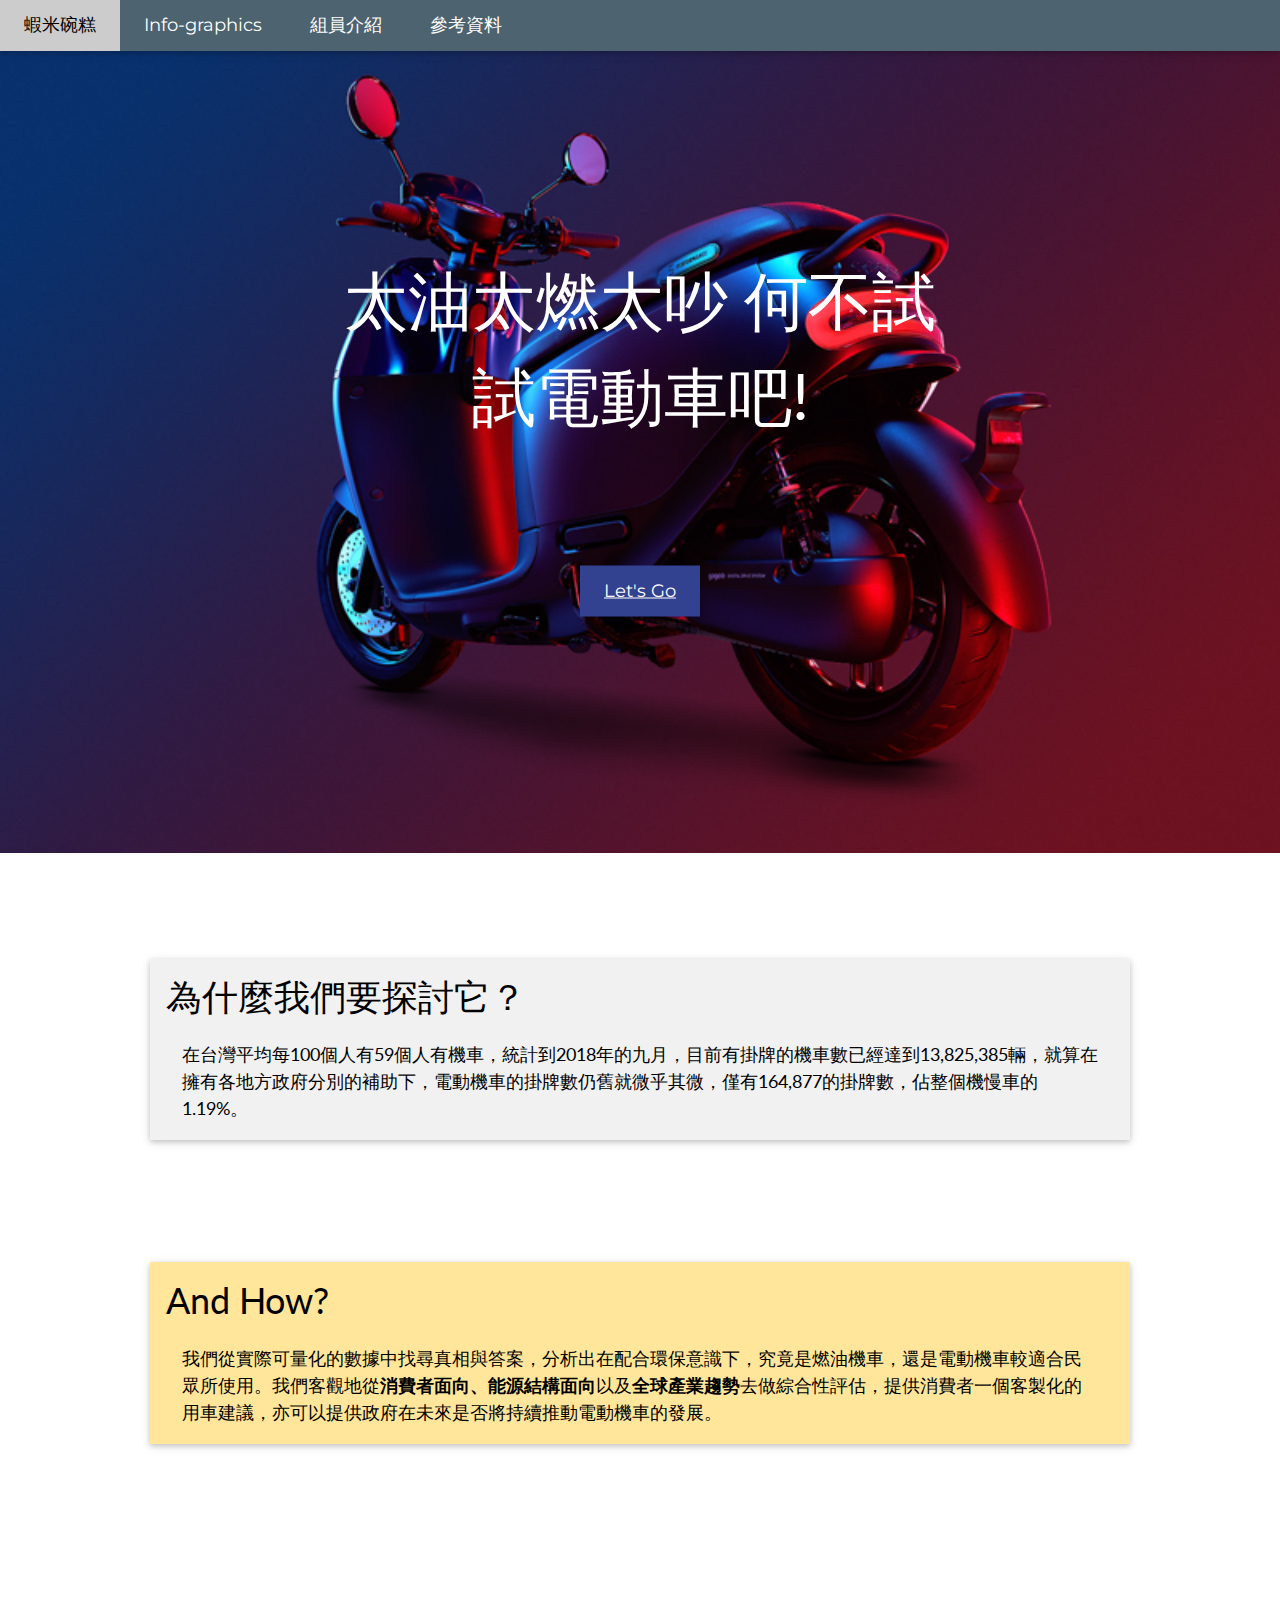
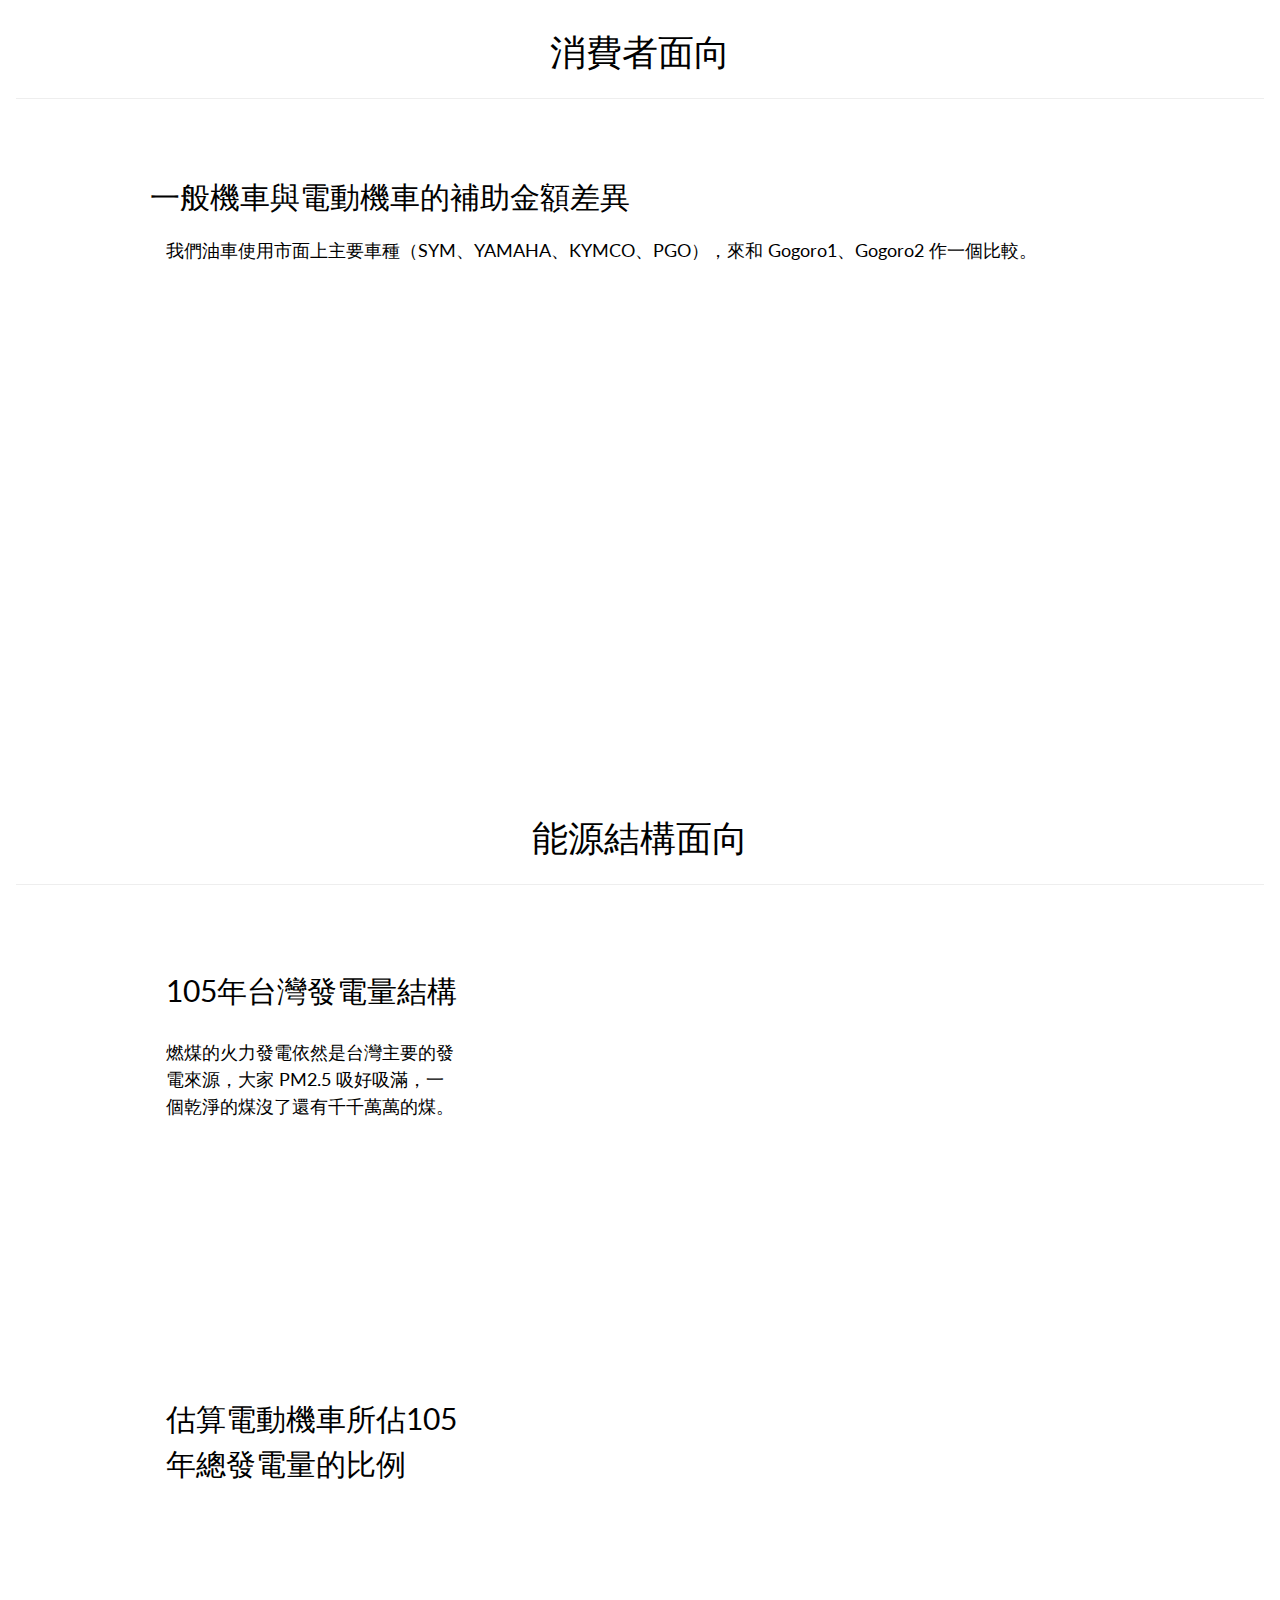
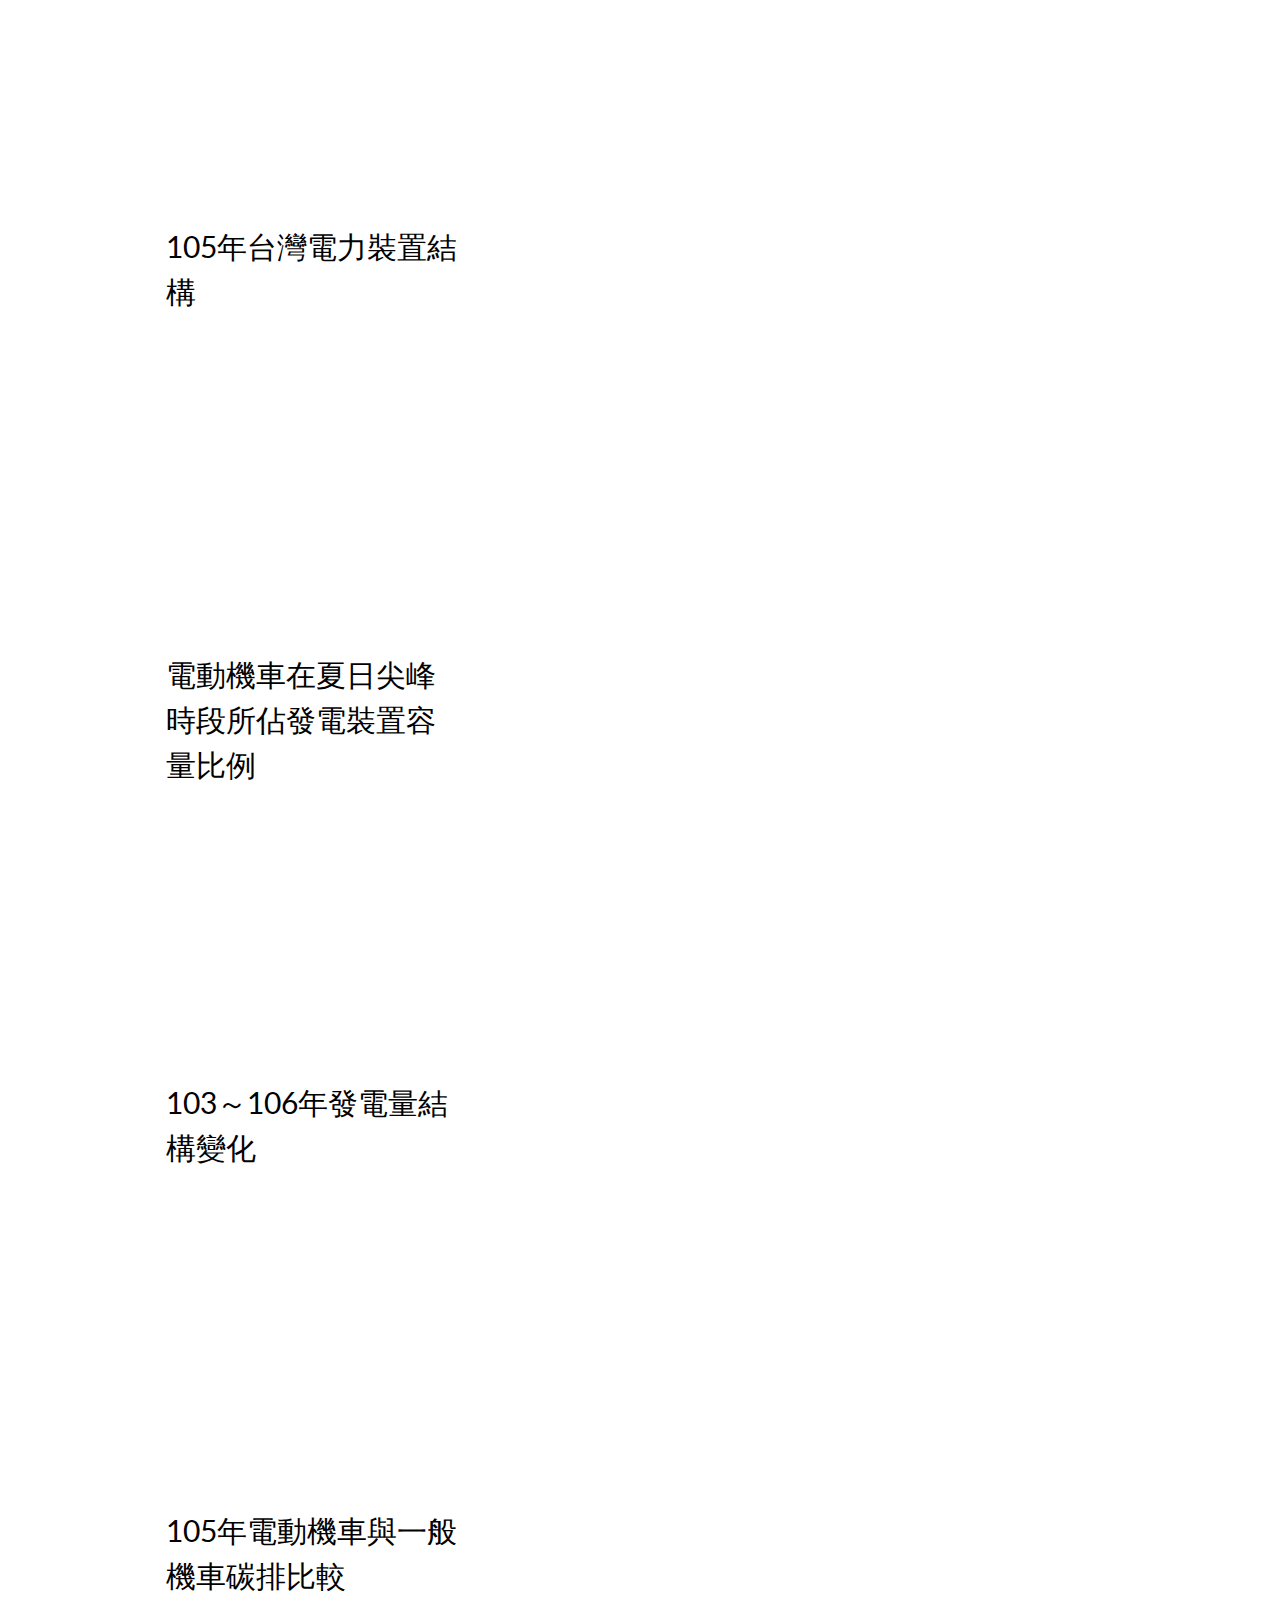
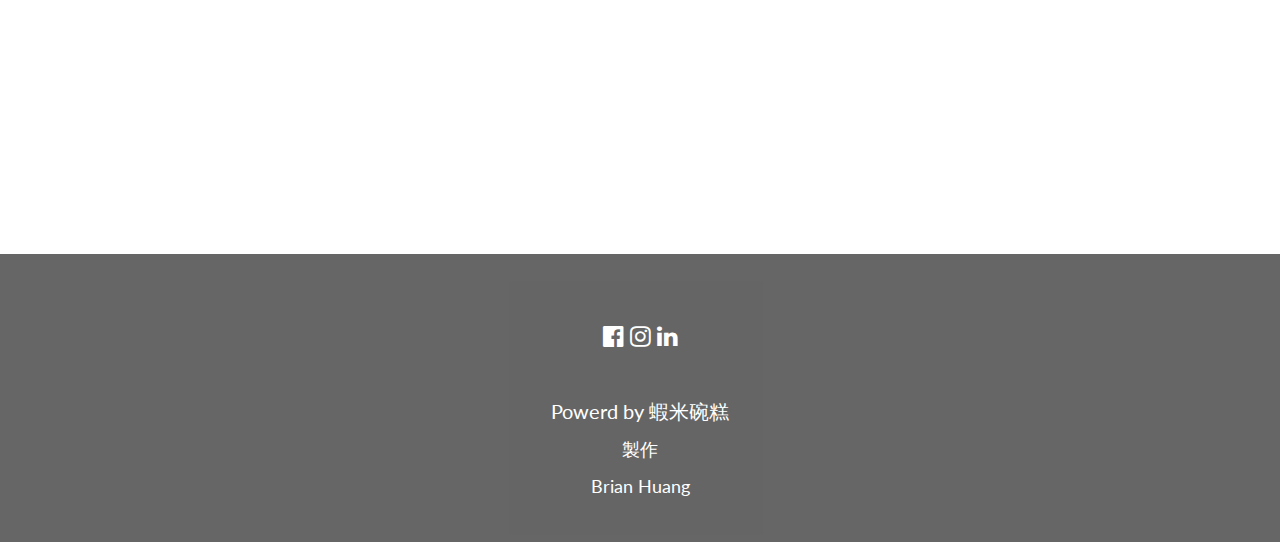
<file: index.html>
<!DOCTYPE html>
<html lang="en">
    <head>
        <meta charset="utf-8">
        <title>蝦米碗糕-讓我們來試試電動車吧！</title>
        <meta name="viewport" content="width=device-width, initial-scale=1">
        <meta name="description" content="A responsive web for electric motors' datas and trend.">
        <link rel="stylesheet" href="https://www.w3schools.com/w3css/4/w3.css">
        <link rel="stylesheet" href="https://fonts.googleapis.com/css?family=Lato">
        <link rel="stylesheet" href="https://fonts.googleapis.com/css?family=Montserrat">
        <link rel="stylesheet" href="https://cdnjs.cloudflare.com/ajax/libs/font-awesome/4.7.0/css/font-awesome.min.css">
        <link rel="stylesheet" href="./css/main.css">
        <script src="https://ajax.googleapis.com/ajax/libs/jquery/3.3.1/jquery.min.js"></script>
        <script src="https://canvasjs.com/assets/script/canvasjs.min.js"></script>
    </head>
    <body>
        <!-- Navbar -->
        <div class="w3-top">
            <div class="w3-bar w3-blue-grey-d2 w3-card w3-left-align w3-large">
                <a class="w3-bar-item w3-button w3-hide-medium w3-hide-large w3-right w3-padding-large w3-hover-white w3-large w3-blue-grey-d2" href="javascript:void(0);" onclick="myFunction()" title="Toggle Navigation Menu"><i class="fa fa-bars"></i></a>
                <a href="#" class="w3-bar-item w3-button w3-padding-large w3-white">蝦米碗糕</a>
                <a href="#g1" class="w3-bar-item w3-button w3-hide-small w3-padding-large w3-hover-white">Info-graphics</a>
                <a href="#g2" class="w3-bar-item w3-button w3-hide-small w3-padding-large w3-hover-white">組員介紹</a>
                <a href="#g3" class="w3-bar-item w3-button w3-hide-small w3-padding-large w3-hover-white">參考資料</a>
            </div>
            <!-- progress bar -->
            <div class="progress-container">
                <div class="progress-bar" id="mybar"></div>
            </div>
            
            <!-- Navbar on small screens -->
            <div id="navDemo" class="w3-bar-block w3-white w3-hide w3-hide-large w3-hide-medium w3-large">
                <a href="#g1" class="w3-bar-item w3-button w3-padding-large">Info-graphics</a>
                <a href="#g2" class="w3-bar-item w3-button w3-padding-large">組員介紹</a>
                <a href="#g3" class="w3-bar-item w3-button w3-padding-large">參考資料</a>
            </div>
        </div>
        
        <!-- header -->
        <header class="w3-display-container w3-center w3-text-white">
            <img src="./images/s2.jpg" alt="gogoro" style="width: 100% ; height: 60%">
            <div class="w3-display-middle">
                <h1 class="w3-margin w3-jumbo">太油太燃太吵 何不試試電動車吧!</h1>
                <br>
                <br>
                <button class="w3-button w3-indigo-d2 w3-padding-large w3-large w3-margin-top"><a href="#t1">Let's Go</a></button>
            </div>
        </header>
        <br><br>
        
        <!-- 引言 -->
        <div class="w3-content">
            <div class="w3-panel w3-card-2 w3-light-grey" id="t1">
            <h1>為什麼我們要探討它？</h1>
            <h5 class="w3-padding">在台灣平均每100個人有59個人有機車，統計到2018年的九月，目前有掛牌的機車數已經達到13,825,385輛，就算在擁有各地方政府分別的補助下，電動機車的掛牌數仍舊就微乎其微，僅有164,877的掛牌數，佔整個機慢車的1.19%。</h5>
            </div>
            <br>
            <br>
            <div class="w3-panel w3-card-2 w3-amber-l3">
            <h1>And How?</h1>
                <h5 class="w3-padding">我們從實際可量化的數據中找尋真相與答案，分析出在配合環保意識下，究竟是燃油機車，還是電動機車較適合民眾所使用。我們客觀地從<b>消費者面向、能源結構面向</b>以及<b>全球產業趨勢</b>去做綜合性評估，提供消費者一個客製化的用車建議，亦可以提供政府在未來是否將持續推動電動機車的發展。</h5>
            </div>
            <br><br>
        </div>

        
        <!-- 價格差異圖 --> 
        
        <div class="w3-row-padding w3-padding-64 w3-container" id="g1">
            <h1 class="w3-center">消費者面向</h1>
            <hr>
            <br>
            <div class="w3-content">
                <div>
                <h2>一般機車與電動機車的補助金額差異</h2>
                <h5 class="w3-padding">我們油車使用市面上主要車種（SYM、YAMAHA、KYMCO、PGO），來和 Gogoro1、Gogoro2 作一個比較。</h5>
                </div>
                <br>
                <br>
                <div class="w3-center" id="chartContainer1" style="height: 300px; width: 100%;">
                </div>
            </div>
        </div>
        
        <!-- 平均能耗費用差異 --> 
        
        <!-- 一般機車與gogoro的保養費用差異 -->
        
        <!-- 不同需求之便利性評比 --> 
        
        
        
        <!-- 電動車與燃油車歷年碳排折線圖 -->
        
        <!-- 燃油引擎與電動引勤能源轉換效率長條圖 -->
        
        
        <div id="g2" class="w3-row-padding w3-padding-64 w3-container w3-blue-grey-d5">
            <h1 class="w3-center">能源結構面向</h1>
            <hr>
            <br>
            
        <!-- 算法講解-->
            
            
            
            <!-- 105台灣能源結構圖 -->
            <div class="w3-content">
                <div class="w3-third">
                    <h2 class="w3-padding">105年台灣發電量結構</h2>
                    <h5 class="w3-padding">燃煤的火力發電依然是台灣主要的發電來源，大家 PM2.5 吸好吸滿，一個乾淨的煤沒了還有千千萬萬的煤。</h5>
                </div>
                <div class="w3-twothird w3-center">
                    <div id="chartContainer10" style="height: 300px; width: auto;"></div>
                </div>
            </div>
        </div>
        
        <!-- 估算電動機車所佔105年總發電量的比例-->
        <div id="g2" class="w3-row-padding w3-padding-64 w3-container w3-blue-grey-d5">
            <div class="w3-content">
                <div class="w3-third">
                    <h2 class="w3-padding">估算電動機車所佔105年總發電量的比例</h2>
                </div>
                <div class="w3-twothird w3-center">
                    <div id="chartContainer11" style="height: 300px; width: auto;"></div>
                </div>
    
            </div>
        </div>
        
        <!-- 105年台灣電力裝置結構-->
        <div id="g2" class="w3-row-padding w3-padding-64 w3-container w3-blue-grey-d5">
            <div class="w3-content">
                <div class="w3-third">
                    <h2 class="w3-padding">105年台灣電力裝置結構</h2>
                </div>
                <div class="w3-twothird w3-center">
                    <div id="chartContainer13" style="height: 300px; width: auto;"></div>
                </div>
    
            </div>
        </div>
        
        <!--電動機車在夏日尖峰時段所佔發電裝置容量比例 -->
        <div id="g2" class="w3-row-padding w3-padding-64 w3-container w3-blue-grey-d5">
            <div class="w3-content">
                <div class="w3-third">
                    <h2 class="w3-padding">電動機車在夏日尖峰時段所佔發電裝置容量比例</h2>
                </div>
                <div class="w3-twothird w3-center">
                    <div id="chartContainer12" style="height: 300px; width: auto;"></div>
                </div>
            </div>
        </div>
        
        
        
        
        <!-- 103～106年發電量結構變化 -->
        <div id="g2" class="w3-row-padding w3-padding-64 w3-container w3-blue-grey-d5">
            <div class="w3-content">
                <div class="w3-third">
                    <h2 class="w3-padding">103～106年發電量結構變化</h2>
                </div>
                <div class="w3-twothird w3-center">
                    <div id="chartContainer9" style="height: 300px; width: auto;"></div>
                </div>
    
            </div>
        </div>
        
        <!-- 105年電動機車與一般機車碳排比較 -->
        <div id="g2" class="w3-row-padding w3-padding-64 w3-container w3-blue-grey-d5">
            <div class="w3-content">
                <div class="w3-third">
                    <h2 class="w3-padding">105年電動機車與一般機車碳排比較</h2>
                </div>
                <div class="w3-twothird w3-center">
                    <div id="chartContainer14" style="height: 300px; width: auto;"></div>
                </div>
    
            </div>
        </div>
        
        
        <!-- 全球能源趨勢與台灣能源趨勢 -->
        
        <!-- 全球機車產業結構趨勢與台灣機車產業結構趨勢 -->
        
        
        
        
        
        
        
        
        
        
        
        
        
        
        
        
        <!-- Footer -->
        <footer class="w3-container w3-padding-32 w3-center w3-opacity w3-black">
            <div class="w3-xlarge w3-padding-32">
                <i class="fa fa-facebook-official w3-hover-opacity"></i>
                <i class="fa fa-instagram w3-hover-opacity"></i>
                <i class="fa fa-linkedin w3-hover-opacity"></i>
            </div>
            <h4>Powerd by 蝦米碗糕</h4>
            <h5>製作</h5><h5>Brian Huang</h5>
        </footer>
        
        <!-- progressive bar script-->
        <script>
            // // When the user scrolls the page, execute myFunction 
            window.onscroll = function() {myfunction()};
            
            function myfunction() {
                var winScroll = document.body.scrollTop || document.documentElement.scrollTop;
                var height = document.documentElement.scrollHeight - document.documentElement.clientHeight;
                var scrolled = (winScroll / height) * 100; document.getElementById("mybar").style.width = scrolled + "%";
            }
            
        </script>
        
        <script>
        // Used to toggle the menu on small screens when clicking on the menu button
        function myFunction() {
          var x = document.getElementById("navDemo");
          if (x.className.indexOf("w3-show") == -1) {
            x.className += " w3-show";
          } else { 
            x.className = x.className.replace(" w3-show", "");
          }
        }
        </script>
        
        <!-- target scrolling -->
        <script>
            $('a[href="#g1"]').on('click', function(event) {
            var target = $(this.getAttribute('href'));
            if( target.length ) {
                event.preventDefault();
                $('html, body').stop().animate({
                    scrollTop: target.offset().top
                }, 1000);
            }
            });
            
            
        </script>
        
        <!-- Graphs -->
        <script>
// Graph1 價格差異
window.onload = function () {

var chart = new CanvasJS.Chart("chartContainer1", {
	animationEnabled: true,
	title:{
		text: "機車補助金額差異"
	},	
	axisY: {
		title: "NT$",
		titleFontColor: "#4F81BC",
		lineColor: "#4F81BC",
		labelFontColor: "#4F81BC",
		tickColor: "#4F81BC"
	},
	axisY2: {
		title: "Millions of Barrels/day",
		titleFontColor: "#C0504E",
		lineColor: "#C0504E",
		labelFontColor: "#C0504E",
		tickColor: "#C0504E"
	},	
	toolTip: {
		shared: true
	},
	legend: {
		cursor:"pointer",
		itemclick: toggleDataSeries
	},
	data: [{
		type: "column",
		name: "原價",
		legendText: "原價",
		showInLegend: true, 
		dataPoints:[
			{ y: 84200, label: "Racing S 125" },
			{ y: 84000, label: "Jet S 125" },
			{ y: 83700, label: "勁戰 125" },
			{ y: 85000, label: "Alpha Max 125" },
			{ y: 59000, label: "GP 125" },
			{ y: 59000, label: "GT Super 2" },
			{ y: 65500, label: "新迪爵 125" },
          	{ y: 69700, label: "勁豪 125"},
          	{ y: 73800, label: "Gogoro 2"},
          	{ y: 79800, label: "Gogoro 2 Plus"},
          	{ y: 129000, label: "Gogoro S1"},
          	{ y: 95800, label: "Gogoro S2"}
		]
	},
	{
		type: "column",	
		name: "平均補助",
		legendText: "平均補助",
		showInLegend: true,
		dataPoints:[
			{ y: 2050, label: "Racing S 125" },
			{ y: 2050, label: "Jet S 125" },
			{ y: 2050, label: "勁戰 125" },
			{ y: 2050, label: "Alpha Max 125" },
			{ y: 2050, label: "GP 125" },
			{ y: 2050, label: "GT Super 2" },
			{ y: 2050, label: "新迪爵 125" },
          	{ y: 2050, label: "勁豪 125"},
          	{ y: 24500, label: "Gogoro 2"},
          	{ y: 24500, label: "Gogoro 2 Plus"},
          	{ y: 24500, label: "Gogoro S1"},
          	{ y: 24500, label: "Gogoro S2"}
		]
	},
    {
        type: "column",
        name: "實際購買價格",
        legendText: "實際購買價格",
        showInLegend: true,
        dataPoints:[
            { y: 82150, label: "Racing S 125" },
			{ y: 81950, label: "Jet S 125" },
			{ y: 81650, label: "勁戰 125" },
			{ y: 82950, label: "Alpha Max 125" },
			{ y: 56950, label: "GP 125" },
			{ y: 56950, label: "GT Super 2" },
			{ y: 63450, label: "新迪爵 125" },
          	{ y: 67650, label: "勁豪 125"},
          	{ y: 49300, label: "Gogoro 2"},
          	{ y: 55300, label: "Gogoro 2 Plus"},
          	{ y: 104500, label: "Gogoro S1"},
          	{ y: 71300, label: "Gogoro S2"}
        ]
           }]
});
chart.render();

function toggleDataSeries(e) {
	if (typeof(e.dataSeries.visible) === "undefined" || e.dataSeries.visible) {
		e.dataSeries.visible = false;
	}
	else {
		e.dataSeries.visible = true;
	}
	chart.render();
}


// Graph9 台灣電力結構變化
var chart = new CanvasJS.Chart("chartContainer9", {
	animationEnabled: true,
    theme: "dark2",
	title: {
		text: "103~106 台灣發電結構變化"
	},
	axisX: {
		interval: 1,
        valueFormatString: "String"
	},
	axisY: {
		title: "單位 億度"
	},
	legend: {
		verticalAlign: "top",
		horizontalAlign: "right",
		dockInsidePlotArea: true
	},
	toolTip: {
		shared: true
	},
	data: [{
		name: "106",
		showInLegend: true,
		legendMarkerType: "square",
		type: "area",
		color: "rgba(255, 102, 0, 0.7)",
		markerSize: 0,
		dataPoints: [
			{ label: "再生能源", y: 112.5},
			{ label: "汽電共生", y: 41.4 },
            { label: "抽蓄水力", y: 33.2 },
			{ label: "核能", y: 215.6 },
            { label: "燃油", y: 111.7 },
			{ label: "燃氣", y: 891.2 },
			{ label: "燃煤", y: 905.2 }
			
		]
	},
	{
		name: "105",
		showInLegend: true,
		legendMarkerType: "square",
		type: "area",
		color: "rgba(0, 102, 255, 0.7)",
		markerSize: 0,
		dataPoints: [
			{ label: "再生能源", y: 116},
			{ label: "汽電共生", y: 59.2 },
            { label: "抽蓄水力", y: 32.9 },
            { label: "核能", y: 304.6 },
            { label: "燃油", y: 100.3 },
			{ label: "燃氣", y: 811.9 },
			{ label: "燃煤", y: 833.1 }
			
			
		]
	},
    {
        name: "104",
		showInLegend: true,
		legendMarkerType: "square",
		type: "area",
		color: "rgba(255, 204, 0, 0.7)",
		markerSize: 0,
		dataPoints: [
			{ label: "再生能源", y: 92.9 },
			{ label: "汽電共生", y: 62.3 },
            { label: "抽蓄水力", y: 30.2 },
            { label: "核能", y: 351.4 },
            { label: "燃油", y: 102.6 },
			{ label: "燃氣", y: 769.2 },
			{ label: "燃煤", y: 782.4 }
		]
    },
    {
        name: "103",
		showInLegend: true,
		legendMarkerType: "square",
		type: "area",
		color: "rgba(51, 204, 51, 0.7)",
		markerSize: 0,
		dataPoints: [
			{ label: "再生能源", y: 87.9 },
			{ label: "汽電共生", y: 70 },
            { label: "抽蓄水力", y: 31.1 },
            { label: "核能", y: 408 },
            { label: "燃油", y: 62.4 },
			{ label: "燃氣", y: 709.2 },
			{ label: "燃煤", y: 823.7 }
		]
    }]
});
chart.render();

 

            
// Graph9 台灣電力結構
var chart = new CanvasJS.Chart("chartContainer10", {
	theme: "dark2",
	animationEnabled: true,
	title: {
		text: "105年台灣電力發電結構"
	},
    theme: "dark2",
	data: [{
		type: "pie",
		indexLabelFontSize: 18,
		radius: 100,
		indexLabel: "{label} - {y}",
		yValueFormatString: "###0.0\"%\"",
		click: explodePie,
		dataPoints: [
			{ y: 5.1, label: "再生能源" },
			{ y: 2.6, label: "汽電共生"},
			{ y: 36, label: "燃氣" },
			{ y: 4.4, label: "燃油" },
			{ y: 36.9, label: "燃煤" },
            { y: 1.5, label: "抽蓄水力"},
            { y: 13.5, label: "核能"}
		]
	}]
});
chart.render();
    
function explodePie(e) {
	for(var i = 0; i < e.dataSeries.dataPoints.length; i++) {
		if(i !== e.dataPointIndex)
			e.dataSeries.dataPoints[i].exploded = false;
	}
}
    
// 電動車所佔105年發電量比例   
var chart = new CanvasJS.Chart("chartContainer11", {
	animationEnabled: true,
    theme: "dark2",
	title:{
		text: "估算電動機車所佔105年總發電量的比例",
	},
	data: [{
		type: "doughnut",
		startAngle: 60,
		//innerRadius: 60,
		indexLabelFontSize: 17,
		indexLabel: "{label} - #percent%",
		toolTipContent: "<b>{label}:</b> {y} (#percent%)",
		dataPoints: [
			{ y: 99.492, label: "剩餘總發電量比例" },
			{ y: 0.508, label: "電動車所佔總發電量比例" }
		]
	}]
});
chart.render();
    
// 電動機車所佔裝置容量比例
    
var chart = new CanvasJS.Chart("chartContainer12", {
	animationEnabled: true,
	theme: "dark2", // "light1", "light2", "dark1", "dark2"
	title: {
		text: "電動機車所佔發電裝置容量比例"
	},
	axisY: {
		title: "",
		suffix: "%",
		includeZero: false
	},
	axisX: {
		title: "四類發電裝置"
	},
	data: [{
		type: "column",
		yValueFormatString: "#,##0.0#\"%\"",
		dataPoints: [
			{ label: "核能", y: 3.54 },	
			{ label: "抽蓄水力", y: 7 },
            { label: "火力", y: 0.605 },
			{ label: "再生能源", y: 4.21 }
		]
	}]
});
chart.render();
    
// 105年台灣電力裝置容量結構
var chart = new CanvasJS.Chart("chartContainer13", {
	theme: "dark2", // "light1", "light2", "dark1", "dark2"
	animationEnabled: true,
	title: {
		text: "105年台灣電力裝置容量結構"
	},
	data: [{
		type: "pie",
		startAngle: 25,
		toolTipContent: "<b>{label}</b>: {y}%",
		showInLegend: "true",
		legendText: "{label}",
		indexLabelFontSize: 16,
		indexLabel: "{label} - {y}%",
		dataPoints: [
			{ y: 12.2, label: "核能" },
			{ y: 6.2, label: "抽蓄水力" },
            { y: 71.4, label: "火力" },
			{ y: 10.3, label: "再生能源" }
		]
	}]
});
chart.render();
    
// 105年電動機車與一般機車碳排放比較
var chart = new CanvasJS.Chart("chartContainer14", {
	animationEnabled: true,
	theme: "dark2", // "light1", "light2", "dark1", "dark2"
	title:{
		text: "105年電動機車與燃油機車之碳排放量比較"
	},
	axisY: {
		title: "kg CO2e/度"
	},
	data: [{        
		type: "column",  
		dataPoints: [      
			{ y: 25322031063,  label: "一般燃機油幾車" },
            { y: 607728745.5 , label: "電動機車" }
		]
	}]
});
chart.render();


 
}
        </script>
        

    
    </body>












</html>
</file>
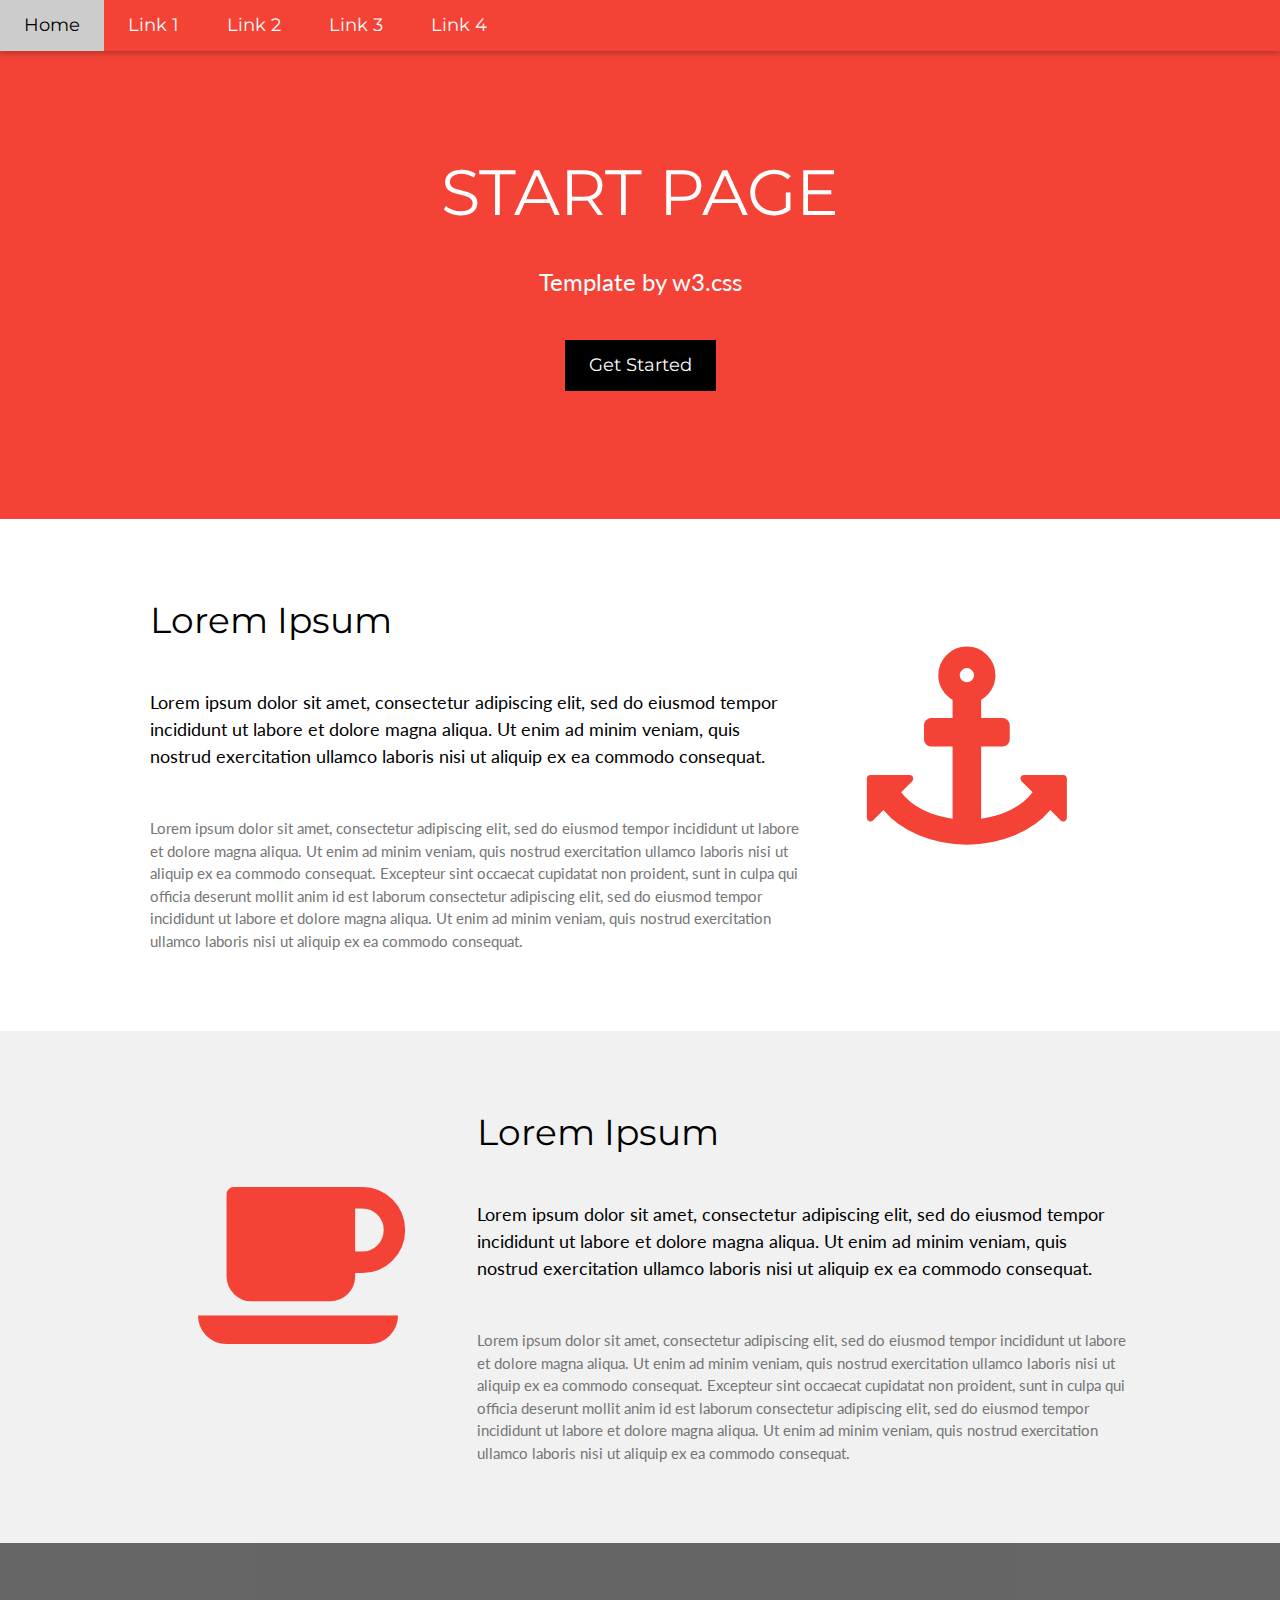
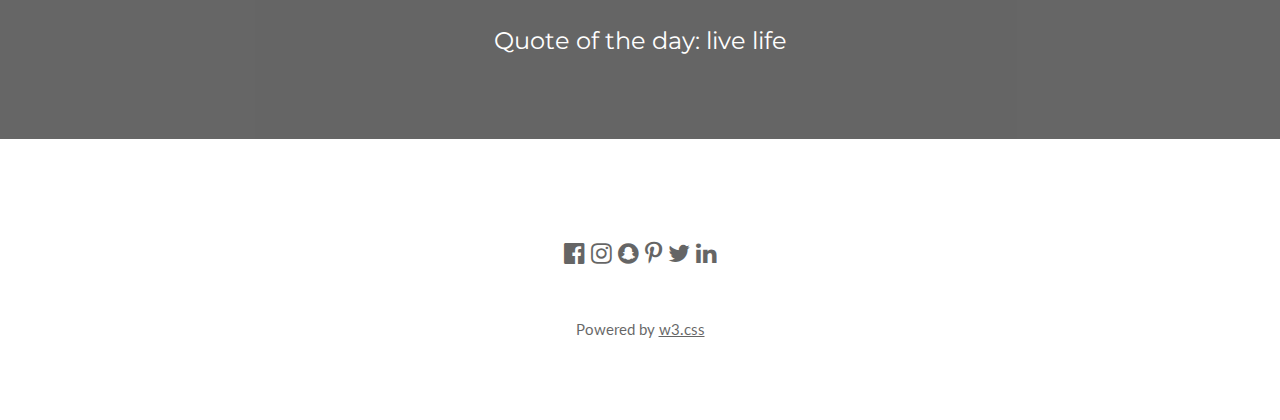
<file: Demo-1.html>
<!DOCTYPE html>
<html lang="en">
<title>W3.CSS Template</title>
<meta charset="UTF-8">
<meta name="viewport" content="width=device-width, initial-scale=1">
<link rel="stylesheet" href="https://www.w3schools.com/w3css/4/w3.css">
<link rel="stylesheet" href="https://fonts.googleapis.com/css?family=Lato">
<link rel="stylesheet" href="https://fonts.googleapis.com/css?family=Montserrat">
<link rel="stylesheet" href="https://cdnjs.cloudflare.com/ajax/libs/font-awesome/4.7.0/css/font-awesome.min.css">
<style>
body,h1,h2,h3,h4,h5,h6 {font-family: "Lato", sans-serif}
.w3-bar,h1,button {font-family: "Montserrat", sans-serif}
.fa-anchor,.fa-coffee {font-size:200px}
</style>
<body>

<!-- Navbar -->
<div class="w3-top">
  <div class="w3-bar w3-red w3-card w3-left-align w3-large">
    <a class="w3-bar-item w3-button w3-hide-medium w3-hide-large w3-right w3-padding-large w3-hover-white w3-large w3-red" href="javascript:void(0);" onclick="myFunction()" title="Toggle Navigation Menu"><i class="fa fa-bars"></i></a>
    <a href="#" class="w3-bar-item w3-button w3-padding-large w3-white">Home</a>
    <a href="#" class="w3-bar-item w3-button w3-hide-small w3-padding-large w3-hover-white">Link 1</a>
    <a href="#" class="w3-bar-item w3-button w3-hide-small w3-padding-large w3-hover-white">Link 2</a>
    <a href="#" class="w3-bar-item w3-button w3-hide-small w3-padding-large w3-hover-white">Link 3</a>
    <a href="#" class="w3-bar-item w3-button w3-hide-small w3-padding-large w3-hover-white">Link 4</a>
  </div>

  <!-- Navbar on small screens -->
  <div id="navDemo" class="w3-bar-block w3-white w3-hide w3-hide-large w3-hide-medium w3-large">
    <a href="#" class="w3-bar-item w3-button w3-padding-large">Link 1</a>
    <a href="#" class="w3-bar-item w3-button w3-padding-large">Link 2</a>
    <a href="#" class="w3-bar-item w3-button w3-padding-large">Link 3</a>
    <a href="#" class="w3-bar-item w3-button w3-padding-large">Link 4</a>
  </div>
</div>

<!-- Header -->
<header class="w3-container w3-red w3-center" style="padding:128px 16px">
  <h1 class="w3-margin w3-jumbo">START PAGE</h1>
  <p class="w3-xlarge">Template by w3.css</p>
  <button class="w3-button w3-black w3-padding-large w3-large w3-margin-top">Get Started</button>
</header>

<!-- First Grid -->
<div class="w3-row-padding w3-padding-64 w3-container">
  <div class="w3-content">
    <div class="w3-twothird">
      <h1>Lorem Ipsum</h1>
      <h5 class="w3-padding-32">Lorem ipsum dolor sit amet, consectetur adipiscing elit, sed do eiusmod tempor incididunt ut labore et dolore magna aliqua. Ut enim ad minim veniam, quis nostrud exercitation ullamco laboris nisi ut aliquip ex ea commodo consequat.</h5>

      <p class="w3-text-grey">Lorem ipsum dolor sit amet, consectetur adipiscing elit, sed do eiusmod tempor incididunt ut labore et dolore magna aliqua. Ut enim ad minim veniam, quis nostrud exercitation ullamco laboris nisi ut aliquip ex ea commodo consequat. Excepteur sint
        occaecat cupidatat non proident, sunt in culpa qui officia deserunt mollit anim id est laborum consectetur adipiscing elit, sed do eiusmod tempor incididunt ut labore et dolore magna aliqua. Ut enim ad minim veniam, quis nostrud exercitation ullamco
        laboris nisi ut aliquip ex ea commodo consequat.</p>
    </div>

    <div class="w3-third w3-center">
      <i class="fa fa-anchor w3-padding-64 w3-text-red"></i>
    </div>
  </div>
</div>

<!-- Second Grid -->
<div class="w3-row-padding w3-light-grey w3-padding-64 w3-container">
  <div class="w3-content">
    <div class="w3-third w3-center">
      <i class="fa fa-coffee w3-padding-64 w3-text-red w3-margin-right"></i>
    </div>

    <div class="w3-twothird">
      <h1>Lorem Ipsum</h1>
      <h5 class="w3-padding-32">Lorem ipsum dolor sit amet, consectetur adipiscing elit, sed do eiusmod tempor incididunt ut labore et dolore magna aliqua. Ut enim ad minim veniam, quis nostrud exercitation ullamco laboris nisi ut aliquip ex ea commodo consequat.</h5>

      <p class="w3-text-grey">Lorem ipsum dolor sit amet, consectetur adipiscing elit, sed do eiusmod tempor incididunt ut labore et dolore magna aliqua. Ut enim ad minim veniam, quis nostrud exercitation ullamco laboris nisi ut aliquip ex ea commodo consequat. Excepteur sint
        occaecat cupidatat non proident, sunt in culpa qui officia deserunt mollit anim id est laborum consectetur adipiscing elit, sed do eiusmod tempor incididunt ut labore et dolore magna aliqua. Ut enim ad minim veniam, quis nostrud exercitation ullamco
        laboris nisi ut aliquip ex ea commodo consequat.</p>
    </div>
  </div>
</div>

<div class="w3-container w3-black w3-center w3-opacity w3-padding-64">
    <h1 class="w3-margin w3-xlarge">Quote of the day: live life</h1>
</div>

<!-- Footer -->
<footer class="w3-container w3-padding-64 w3-center w3-opacity">  
  <div class="w3-xlarge w3-padding-32">
    <i class="fa fa-facebook-official w3-hover-opacity"></i>
    <i class="fa fa-instagram w3-hover-opacity"></i>
    <i class="fa fa-snapchat w3-hover-opacity"></i>
    <i class="fa fa-pinterest-p w3-hover-opacity"></i>
    <i class="fa fa-twitter w3-hover-opacity"></i>
    <i class="fa fa-linkedin w3-hover-opacity"></i>
 </div>
 <p>Powered by <a href="https://www.w3schools.com/w3css/default.asp" target="_blank">w3.css</a></p>
</footer>

<script>
// Used to toggle the menu on small screens when clicking on the menu button
function myFunction() {
    var x = document.getElementById("navDemo");
    if (x.className.indexOf("w3-show") == -1) {
        x.className += " w3-show";
    } else { 
        x.className = x.className.replace(" w3-show", "");
    }
}
</script>

</body>
</html>
</file>
<file: css/main.css>
body {
    margin: 0;
    font-size: 30px;
    font-family: "Lato", sans-serif;
    
    height: 1500px;
}


.progress-container {
    width: 100%;
    height: 8px;
    opacity: 100%;
}

.progress-bar {
    height: 8px;
    background: #b3cce6;
    width: 0%;
}


.w3-bar,h1,button {font-family: "Montserrat", sans-serif}

h1,h2,h3,h4,h5,h6 {font-family: "Lato", sans-serif}

header {
}

.w3-cyan-d2 {color:#fff !important; background-color:#0097ab !important}

.w3-brown-l1 {color:#fff !important; background-color:#a07261 !important}

.w3-blue-grey-d2 {color:#fff !important; background-color:#4d636f !important}

.w3-indigo-d2 {color:#fff !important; background-color:#334191 !important}

.w3-blue-grey-l3 {color:#000 !important; background-color:#becbd2 !important}

.w3-amber-l3 {color:#000 !important; background-color:#ffe69b !important}
</file>
